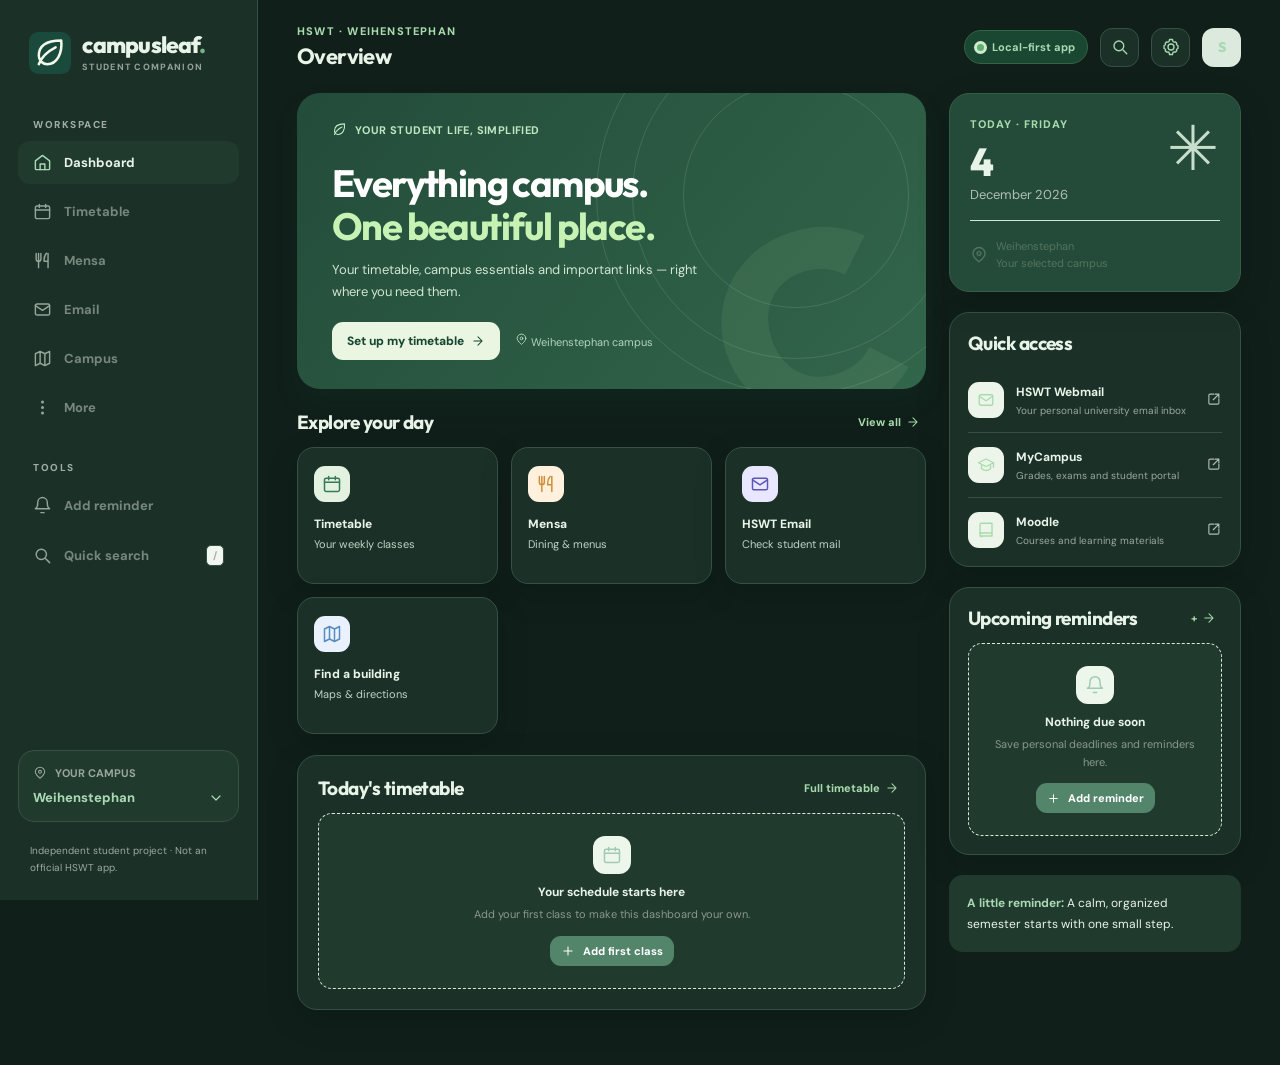
<file: index.html>
<!doctype html>
<html lang="en">
  <head>
    <meta charset="utf-8" />
    <meta name="viewport" content="width=device-width, initial-scale=1, viewport-fit=cover" />
    <meta name="theme-color" content="#123D33" />
    <meta name="description" content="An independent student-built companion for HSWT's Weihenstephan and Triesdorf campuses." />
    <meta name="apple-mobile-web-app-capable" content="yes" />
    <meta name="apple-mobile-web-app-status-bar-style" content="default" />
    <meta name="apple-mobile-web-app-title" content="CampusLeaf" />
    <link rel="manifest" href="./manifest.webmanifest" />
    <link rel="icon" href="./assets/favicon.svg" type="image/svg+xml" />
    <link rel="apple-touch-icon" href="./assets/icon-192.png" />
    <link rel="stylesheet" href="./styles.css" />
    <script>
      try {
        const saved = JSON.parse(localStorage.getItem('campusleaf.hswt.v1') || '{}');
        document.documentElement.dataset.firstTheme = saved.theme === 'light' ? 'light' : 'dark';
      } catch (_) { document.documentElement.dataset.firstTheme = 'dark'; }
    </script>
    <style>html[data-first-theme="dark"]{background:#101F1A}html[data-first-theme="dark"] body{background:#101F1A;color:#E9F4E9}</style>
    <title>CampusLeaf — Your HSWT student companion</title>
  </head>
  <body>
    <div id="app"></div>
    <script src="./data-services.js" defer></script>
    <script src="./app.js" defer></script>
  </body>
</html>
</file>
<file: styles.css>
@import url('https://fonts.googleapis.com/css2?family=DM+Sans:wght@400;500;600;700;800&family=Outfit:wght@400;500;600;700;800&display=swap');
:root{--bg:#F4F6F2;--surface:#FFF;--surface-2:#F7F9F6;--text:#1E2E29;--muted:#738078;--border:#E6EBE5;--green:#194A3B;--green-dark:#12382E;--mint:#DCF0DB;--lime:#BCE68C;--sage:#E7EFE5;--teal:#347C66;--amber:#F4B96C;--shadow:0 10px 35px rgba(19,51,35,.045);--r:20px;--font:'DM Sans',-apple-system,BlinkMacSystemFont,'Segoe UI',sans-serif}
*{box-sizing:border-box}html{height:100%;scroll-behavior:smooth}body{margin:0;min-height:100%;background:var(--bg);color:var(--text);font-family:var(--font);font-size:14px;-webkit-font-smoothing:antialiased}a{color:inherit;text-decoration:none}button,input,select,textarea{font:inherit}button{cursor:pointer}button:focus-visible,a:focus-visible,input:focus-visible,select:focus-visible,textarea:focus-visible{outline:3px solid #69BB8F;outline-offset:2px}button:disabled{cursor:not-allowed;opacity:.55}.app-shell{display:grid;grid-template-columns:258px minmax(0,1fr);min-height:100vh;max-width:1920px;margin:auto}.sidebar{background:#fff;border-right:1px solid var(--border);height:100vh;position:sticky;top:0;padding:32px 18px 24px;display:flex;flex-direction:column;gap:28px;z-index:20}.brand{display:flex;align-items:center;gap:11px;padding:0 11px}.brand-mark{background:var(--green);color:#EDFFDB;width:42px;height:42px;border-radius:13px;display:grid;place-items:center;flex-shrink:0}.brand-name{font-family:Outfit,var(--font);font-size:23px;font-weight:800;line-height:1;letter-spacing:-.9px}.brand-sub{margin-top:5px;color:#93A298;letter-spacing:1.3px;text-transform:uppercase;font-size:9px;font-weight:800}.aside-label{font-size:10px;color:#A0ACA4;text-transform:uppercase;font-weight:800;letter-spacing:1.5px;padding:0 15px;margin:16px 0 10px}.nav-list{display:grid;gap:6px}.nav-btn{display:flex;align-items:center;gap:12px;text-align:left;border:0;background:transparent;width:100%;border-radius:12px;padding:12px 15px;font-size:13px;font-weight:700;color:#78877D;transition:.2s}.nav-btn:hover{background:#F1F6F0;color:var(--green)}.nav-btn.active{color:var(--green);background:#E9F4E7}.nav-btn.active .nav-icon{color:var(--green)}.nav-btn .nav-icon{color:#94A69A;line-height:0}.sidebar-bottom{margin-top:auto;display:grid;gap:20px}.campus-switch{border:1px solid var(--border);border-radius:16px;padding:15px 14px;background:#FCFDFB}.campus-top{display:flex;align-items:center;gap:8px;color:#9AA79F;font-size:11px;font-weight:700;margin-bottom:9px}.campus-select{display:flex;align-items:center;justify-content:space-between;border:0;background:none;text-align:left;width:100%;font-size:13px;color:var(--green);font-weight:800;padding:0}.indie-note{font-size:10px;color:#9CA9A1;line-height:1.7;padding:0 12px}.content{min-width:0}.topbar{padding:24px 39px 17px;display:flex;align-items:center;justify-content:space-between;gap:16px}.top-title{display:flex;flex-direction:column;gap:4px}.top-title .eyebrow{font-size:11px;letter-spacing:1.2px;text-transform:uppercase;font-weight:800;color:var(--teal)}.top-title strong{font-family:Outfit,var(--font);font-size:22px;letter-spacing:-.6px}.top-actions{display:flex;align-items:center;gap:12px}.top-status{font-size:11px;font-weight:700;border:1px solid #DCEADE;background:#EBF5EB;color:#418257;padding:9px 12px;border-radius:20px;display:flex;align-items:center;gap:8px}.status-dot{width:7px;height:7px;background:#5FAF73;border-radius:50%;box-shadow:0 0 0 3px #CFEBCE}.icon-button{border:1px solid var(--border);background:var(--surface);color:var(--green);width:39px;height:39px;border-radius:12px;display:grid;place-items:center}.avatar{width:39px;height:39px;border-radius:12px;background:#DBEADD;color:var(--green);font-family:Outfit;display:grid;place-items:center;font-weight:800}.page{max-width:1550px;margin:0 auto;padding:6px 39px 55px}.page-title{font-family:Outfit,var(--font);font-size:30px;font-weight:700;letter-spacing:-1px;margin:0 0 5px}.page-sub{color:var(--muted);line-height:1.6;margin:0 0 24px;font-size:13px}.dashboard-grid{display:grid;grid-template-columns:minmax(0,1fr) 292px;gap:23px}.main-column{min-width:0;display:flex;flex-direction:column;gap:21px}.side-column{min-width:0;display:flex;flex-direction:column;gap:20px}.hero{position:relative;min-height:248px;overflow:hidden;border-radius:23px;background:linear-gradient(125deg,#173F33 0%,#235B43 65%,#3A7458 100%);color:#fff;padding:29px 35px;box-shadow:0 13px 24px rgba(24,68,49,.14)}.hero>*{position:relative;z-index:2}.hero-orbit{position:absolute!important;z-index:1!important;right:-70px;top:-98px;width:400px;height:400px;border-radius:50%;border:1px solid rgba(237,252,218,.12)}.hero-orbit:before,.hero-orbit:after{content:'';position:absolute;inset:35px;border-radius:50%;border:1px solid rgba(237,252,218,.12)}.hero-orbit:after{inset:86px}.hero-leaf{position:absolute!important;z-index:1!important;right:32px;bottom:-65px;font-family:Outfit;font-size:260px;font-weight:800;line-height:1;color:rgba(205,246,177,.07);transform:rotate(-18deg)}.hero-top{display:flex;align-items:center;gap:8px;color:#C1E7C2;font-size:11px;font-weight:700;letter-spacing:.4px}.hero h1{font-family:Outfit,var(--font);font-size:38px;max-width:490px;line-height:1.12;letter-spacing:-1.6px;margin:25px 0 12px}.hero p{color:#D0E5D2;font-size:13px;max-width:390px;line-height:1.65;margin:0}.hero-footer{margin-top:20px;display:flex;align-items:center;gap:15px;flex-wrap:wrap}.white-button{border:0;border-radius:11px;background:#EAF6E1;padding:11px 15px;font-size:12px;font-weight:800;color:var(--green);display:inline-flex;align-items:center;gap:7px}.hero-meta{color:#B2D4BD;font-size:11px}.section-heading{display:flex;align-items:center;justify-content:space-between;gap:12px;margin-bottom:13px}.section-heading h2,.panel-heading{font-family:Outfit,var(--font);font-size:19px;font-weight:700;letter-spacing:-.55px;margin:0}.section-heading .small-link{color:var(--teal);font-size:11px;font-weight:800;border:0;background:none;display:flex;align-items:center;gap:5px}.quick-grid{display:grid;grid-template-columns:repeat(3,minmax(0,1fr));gap:13px}.quick-tile{border:1px solid var(--border);border-radius:17px;background:#fff;padding:18px 16px;text-align:left;min-height:137px;display:flex;flex-direction:column;align-items:start;box-shadow:var(--shadow);transition:transform .18s,border-color .18s}.quick-tile:hover{transform:translateY(-3px);border-color:#BBD5C0}.tile-icon{width:36px;height:36px;border-radius:11px;display:grid;place-items:center;margin-bottom:14px}.tile-icon.green{background:#E2F1E0;color:#377B56}.tile-icon.orange{background:#FFF1DE;color:#CE8E37}.tile-icon.blue{background:#E8F1FC;color:#588CC0}.tile-title{font-weight:800;font-size:12px;margin-bottom:4px}.tile-sub{font-size:11px;color:#98A49C;line-height:1.5}.card{border:1px solid var(--border);border-radius:var(--r);background:var(--surface);padding:20px;box-shadow:var(--shadow)}.card.slim{padding:18px}.agenda-list{display:grid;gap:10px;margin-top:16px}.agenda-item{display:flex;gap:13px;align-items:center;border-radius:12px;padding:12px 13px;background:var(--surface-2)}.time-box{font-size:11px;color:var(--teal);font-weight:800;min-width:48px}.agenda-line{height:30px;width:3px;border-radius:2px;background:#8DBD9E}.agenda-text{min-width:0;flex:1}.agenda-title{font-size:12px;font-weight:800;white-space:nowrap;overflow:hidden;text-overflow:ellipsis}.agenda-detail{font-size:10px;color:#9AA69D;margin-top:4px}.empty{padding:22px;text-align:center;border:1px dashed #DBE8DB;border-radius:14px;background:#FCFDFB}.empty-icon{color:#A1CBB1;margin:0 auto 10px;width:38px;height:38px;display:grid;place-items:center;background:#EDF6EB;border-radius:12px}.empty strong{display:block;font-size:12px;margin-bottom:6px}.empty p{color:#89988B;font-size:11px;line-height:1.6;margin:0 auto 12px;max-width:300px}.btn{display:inline-flex;align-items:center;justify-content:center;gap:8px;border-radius:11px;border:0;padding:10px 15px;background:var(--green);font-size:12px;font-weight:800;color:white}.btn:hover{filter:brightness(1.08)}.btn.secondary{background:#E8F3E7;color:var(--green)}.btn.outline{background:transparent;border:1px solid var(--border);color:var(--text)}.btn.danger{background:#FFF0ED;color:#B54435}.btn.small{font-size:11px;padding:8px 11px}.eyebrow-card{font-size:11px;font-weight:800;letter-spacing:1px;color:var(--teal);text-transform:uppercase}.date-number{font-family:Outfit;font-size:39px;font-weight:800;letter-spacing:-1.5px;line-height:1;margin:10px 0 5px}.date-month{font-size:13px;color:var(--muted)}.date-card{background:#E9F2E8;border-color:#D6E8D7;position:relative;overflow:hidden}.date-card::after{content:'✳';position:absolute;top:14px;right:21px;color:#C7DECB;font-size:62px}.date-divider{height:1px;background:#D4E5D5;margin:17px 0}.date-foot{display:flex;gap:8px;align-items:center;color:#527560;font-size:11px;line-height:1.5}.small-panel-row{display:flex;align-items:center;gap:12px;padding:14px 0;border-bottom:1px solid var(--border)}.small-panel-row:last-child{border-bottom:none;padding-bottom:0}.small-panel-icon{width:36px;height:36px;display:grid;place-items:center;border-radius:11px;background:#EDF5EA;color:var(--teal)}.small-panel-text{flex:1;min-width:0}.small-panel-text strong{font-size:12px;display:block}.small-panel-text small{display:block;color:#9AA79E;font-size:10px;margin-top:4px}.external{color:#B0BDB2}.quote{background:#F7F9F3;border-radius:14px;padding:18px;font-size:12px;color:#6A806D;line-height:1.7}.quote strong{color:var(--green)}.footer-meta{color:#A0ADA3;font-size:11px;line-height:1.7;text-align:center;margin-top:auto}.chip{border-radius:20px;padding:5px 9px;background:#ECF5E9;color:#397A56;font-size:10px;font-weight:800;display:inline-flex;gap:5px;align-items:center}.chip.gold{background:#FFF4E4;color:#B47A37}.chip.gray{background:#F2F5F1;color:#708578}.list-grid{display:grid;gap:12px}.day-tabs{display:flex;gap:7px;overflow-x:auto;scrollbar-width:none;margin-bottom:22px}.day-tabs::-webkit-scrollbar{display:none}.day-tab{background:#fff;border:1px solid var(--border);border-radius:13px;min-width:79px;padding:12px 16px;display:flex;flex-direction:column;align-items:center;gap:5px;color:#84958A}.day-tab.active{background:var(--green);border-color:var(--green);color:#fff}.day-tab strong{font-size:13px}.day-tab small{font-size:10px;font-weight:700}.class-card,.reminder-card{background:#fff;border:1px solid var(--border);border-radius:16px;padding:19px;display:flex;align-items:center;gap:15px;min-width:0}.class-time{min-width:84px;font-family:Outfit;font-weight:800;color:var(--green);font-size:17px}.class-time span{display:block;font-size:11px;color:#9CAAA0;font-family:var(--font);margin-top:5px;font-weight:600}.class-stripe{width:4px;align-self:stretch;min-height:50px;background:#80B899;border-radius:5px}.class-content{flex:1;min-width:0}.class-content strong{display:block;font-size:15px;margin-bottom:6px}.class-content small{font-size:11px;color:#93A097}.class-content .subrow{display:flex;gap:13px;flex-wrap:wrap}.delete-btn{border:0;border-radius:10px;background:#FDF0ED;color:#B96D64;padding:10px;display:grid;place-items:center}.toolbar{display:flex;align-items:center;justify-content:space-between;margin-bottom:20px;gap:14px;flex-wrap:wrap}.pill-tabs{display:inline-flex;background:#E9EEE7;padding:4px;border-radius:13px;gap:3px}.pill-tabs button{border:0;border-radius:10px;background:transparent;padding:9px 13px;color:#829185;font-weight:800;font-size:11px}.pill-tabs button.active{background:white;color:var(--green);box-shadow:0 1px 6px rgba(0,0,0,.04)}.info-banner{display:flex;align-items:flex-start;gap:12px;background:#EEF4EB;border:1px solid #E0EBDD;padding:15px 17px;border-radius:14px;font-size:12px;color:#5D7862;line-height:1.7;margin-bottom:22px}.info-banner strong{color:var(--green)}.spotlight{border-radius:22px;padding:25px;min-height:195px;background:linear-gradient(115deg,#204D3C,#458360);color:#fff;position:relative;overflow:hidden}.spotlight::after{content:'◌';font-family:Outfit;position:absolute;right:-4px;bottom:-77px;color:#AEE2A4;opacity:.17;font-size:260px}.spotlight>*{position:relative;z-index:1}.spotlight small{font-size:11px;text-transform:uppercase;font-weight:800;letter-spacing:1px;color:#C1E8C3}.spotlight h2{font-family:Outfit;font-size:27px;letter-spacing:-.8px;margin:17px 0 8px}.spotlight p{font-size:12px;color:#D4E8D7;max-width:480px;line-height:1.7}.food-layout{display:grid;grid-template-columns:1.1fr 1fr;gap:19px}.resource-row{display:flex;align-items:center;gap:14px;padding:15px;border:1px solid var(--border);border-radius:14px;background:#fff;margin-bottom:10px;transition:border-color .2s}.resource-row:hover{border-color:#95C5A6}.resource-icon{width:44px;height:44px;border-radius:13px;background:#EDF4EC;color:#458467;display:grid;place-items:center;flex-shrink:0}.resource-content{min-width:0;flex:1}.resource-content strong{font-size:13px;display:block;margin-bottom:4px}.resource-content small{font-size:11px;color:#92A096;line-height:1.5}.campus-grid{display:grid;grid-template-columns:1fr 1fr;gap:20px}.map-graphic{height:155px;border-radius:15px;margin-bottom:18px;display:grid;place-items:center;position:relative;background:radial-gradient(circle at 76% 22%,#CCE8CB 0 10%,transparent 11%),linear-gradient(140deg,#E9F4E5,#DCE9DA);overflow:hidden}.map-graphic:before{content:'';position:absolute;width:260px;height:25px;background:#F7FCF6;transform:rotate(-30deg);box-shadow:0 50px 0 #F7FCF6,0 -48px 0 #F7FCF6}.map-graphic:after{content:'';width:160px;height:160px;border:2px dashed #93C79B;position:absolute;transform:rotate(-30deg);border-radius:50%}.map-pin{position:relative;z-index:1;background:#2C7053;color:white;width:47px;height:47px;display:grid;place-items:center;border:5px solid #D5E9D6;border-radius:50%;box-shadow:0 4px 12px rgba(44,112,83,.12)}.campus-box{border:1px solid var(--border);background:#fff;border-radius:19px;padding:20px}.campus-box.selected{border-color:#85B995;box-shadow:0 0 0 2px #E0F0DE}.campus-box h3{font-family:Outfit;font-size:22px;margin:5px 0}.campus-box p{color:#8B9A90;font-size:12px;line-height:1.7}.campus-box .campus-tag{font-size:10px;color:#3F8060;font-weight:800;text-transform:uppercase;letter-spacing:1px}.building-list{display:flex;gap:7px;flex-wrap:wrap;margin:13px 0 20px}.building{background:#F1F5F0;border:1px solid #E6EBE4;padding:7px 10px;border-radius:8px;font-size:10px;font-weight:700;color:#66816C}.settings-grid{display:grid;grid-template-columns:1fr 1fr;gap:20px}.setting-row{display:flex;align-items:center;justify-content:space-between;gap:20px;padding:18px 0;border-bottom:1px solid var(--border)}.setting-row:last-child{border:0}.setting-row strong{display:block;font-size:13px;margin-bottom:5px}.setting-row small{font-size:11px;color:#95A197;line-height:1.6}.setting-options{display:flex;gap:6px}.setting-options button{padding:9px 11px;border:1px solid var(--border);border-radius:10px;background:#fff;color:#889A8D;font-weight:800;font-size:11px}.setting-options button.active{background:var(--green);border-color:var(--green);color:#fff}.modal-backdrop{position:fixed;inset:0;background:rgba(10,32,21,.47);backdrop-filter:blur(4px);z-index:100;display:grid;place-items:center;padding:18px}.modal{width:min(100%,510px);max-height:94vh;overflow-y:auto;background:#fff;border-radius:22px;padding:24px;box-shadow:0 25px 80px rgba(0,0,0,.19)}.modal-head{display:flex;justify-content:space-between;align-items:flex-start;gap:10px;margin-bottom:18px}.modal-title{font-family:Outfit;font-size:24px;font-weight:800;letter-spacing:-.6px}.modal-sub{font-size:11px;color:#8C9A90;margin-top:5px}.form-grid{display:grid;grid-template-columns:1fr 1fr;gap:14px}.field{display:flex;flex-direction:column;gap:7px}.field.full{grid-column:1/-1}.field label{font-size:11px;color:#708276;font-weight:800}.field input,.field select,.field textarea{width:100%;padding:12px;border-radius:10px;background:#F9FBF8;border:1px solid #DFE8DE;color:var(--text);outline:none;min-width:0}.field input:focus,.field select:focus,.field textarea:focus{border-color:#7AAF8E}.form-actions{margin-top:22px;display:flex;justify-content:flex-end;gap:8px}.toast{position:fixed;bottom:26px;left:50%;transform:translateX(-50%);background:#1A4537;color:white;padding:12px 17px;border-radius:12px;box-shadow:0 12px 22px #193E3320;z-index:120;max-width:calc(100% - 30px);font-size:12px;font-weight:700}.mobile-top{display:none}.mobile-tabs{display:none}.desktop-only{display:initial}.mobile-only{display:none}.search-input{width:100%;border:1px solid var(--border);background:white;border-radius:12px;padding:12px 15px;font-size:13px;min-width:0}.search-input::placeholder{color:#A0ABA3}.kbd{display:inline-block;font-size:10px;font-weight:800;background:#F2F6F1;border:1px solid var(--border);padding:3px 6px;border-radius:5px;color:#A4B3A6;margin-left:auto}.search-head{display:flex;align-items:center;gap:10px;margin-bottom:16px}.suggestion-heading{font-size:10px;text-transform:uppercase;letter-spacing:1px;color:#A1AFA3;font-weight:800;margin:20px 0 9px}.privacy-row{margin-top:20px;border-top:1px solid var(--border);padding-top:16px;color:#97A69B;font-size:11px;line-height:1.7}body.dark{--bg:#101F1A;--surface:#1B3128;--surface-2:#20382E;--text:#E9F4E9;--muted:#B0C1B3;--border:#365046;--green:#A8D9B3;--green-dark:#A7DBAF;--mint:#224834;--sage:#264436;--teal:#A8DBAC;--shadow:0 10px 34px rgba(0,0,0,.13)}body.dark .sidebar,body.dark .card,body.dark .quick-tile,body.dark .class-card,body.dark .resource-row,body.dark .reminder-card,body.dark .campus-box,body.dark .icon-button,body.dark .modal,body.dark .search-input{background:var(--surface)}body.dark .nav-btn.active,body.dark .campus-switch,body.dark .empty,body.dark .quote,body.dark .day-tab,body.dark .field input,body.dark .field select,body.dark .field textarea,body.dark .setting-options button{background:#213A2E;color:var(--text)}body.dark .hero,body.dark .spotlight{background:linear-gradient(130deg,#234C3A,#32664B)}body.dark .btn:not(.outline):not(.secondary):not(.danger),body.dark .day-tab.active,body.dark .setting-options button.active{background:#53856B;color:#fff}body.dark .date-card{background:#244A39;border-color:#365D44}body.dark .top-status{background:#1A4731;border-color:#346445;color:#AAD8B5}body.dark .modal-backdrop{background:#07140BCC}
@media(max-width:1150px){.dashboard-grid{grid-template-columns:minmax(0,1fr) 245px}.hero h1{font-size:33px}.page{padding-left:26px;padding-right:26px}.topbar{padding-left:26px;padding-right:26px}.sidebar{width:220px;padding:27px 12px}.app-shell{grid-template-columns:220px minmax(0,1fr)}.quick-grid{gap:10px}.quick-tile{padding:15px 13px}}
@media(max-width:950px){.dashboard-grid{grid-template-columns:1fr}.side-column{display:grid;grid-template-columns:1fr 1fr;gap:16px}.aside-quote{display:none}.food-layout{grid-template-columns:1fr}}
@media(max-width:760px){.app-shell{display:block;padding-bottom:78px}.sidebar,.topbar{display:none}.mobile-top{display:flex;align-items:center;justify-content:space-between;padding:18px 20px 11px}.mobile-top .brand-name{font-size:21px}.mobile-top .brand-mark{width:36px;height:36px;border-radius:11px}.mobile-top .brand{padding:0;gap:9px}.mobile-tabs{display:flex;position:fixed;bottom:0;left:0;right:0;background:#fff;border-top:1px solid #E2EBE3;z-index:30;justify-content:space-around;padding:8px 8px calc(8px + env(safe-area-inset-bottom));box-shadow:0 -6px 22px #15332308}.mobile-tab{border:0;background:none;color:#98A99B;flex:1;max-width:110px;display:flex;align-items:center;flex-direction:column;gap:4px;padding:7px 0;font-size:10px;font-weight:800}.mobile-tab.active{color:#2D7352}.mobile-tab.active .mobile-tab-icon{background:#E5F2E3;border-radius:10px}.mobile-tab-icon{width:36px;height:30px;display:grid;place-items:center}.page{padding:8px 18px 34px}.page-title{font-size:26px}.hero{min-height:245px;padding:25px}.hero h1{font-size:35px;margin-top:22px}.quick-grid{grid-template-columns:repeat(3,minmax(0,1fr))}.side-column{grid-template-columns:1fr 1fr}.campus-grid,.settings-grid{grid-template-columns:1fr}.desktop-only{display:none}.mobile-only{display:initial}.toast{bottom:96px}body.dark .mobile-tabs{background:#193428;border-color:#355443}body.dark .mobile-tab.active{color:#A0D7AC}}
@media(max-width:485px){.hero h1{font-size:31px;max-width:290px}.hero{padding:22px;min-height:240px}.hero-meta{display:none}.hero p{font-size:12px}.quick-grid{gap:9px}.quick-tile{min-height:125px;padding:13px 10px}.tile-icon{width:34px;height:34px;margin-bottom:12px}.tile-title{font-size:11px}.tile-sub{font-size:10px}.side-column{grid-template-columns:1fr}.date-card{display:flex;align-items:center;justify-content:space-between}.date-divider{display:none}.date-number{margin:5px 0}.date-foot{max-width:150px}.class-card{gap:10px;padding:14px}.class-time{min-width:65px;font-size:14px}.class-content strong{font-size:13px}.day-tab{min-width:66px;padding:11px 9px}.form-grid{gap:12px}.food-layout{gap:12px}.spotlight h2{font-size:24px}}

@media(max-width:485px){.date-card{display:block}.date-foot{max-width:none;margin-top:14px}}

/* CampusLeaf 2.0 — live campus dining and personal calendar */
.toolbar-actions{display:flex;gap:9px;flex-wrap:wrap}.sync-panel{display:flex;align-items:center;justify-content:space-between;gap:20px;padding:23px 25px;border-radius:20px;background:linear-gradient(135deg,#edf5e9,#f8fbf2);border:1px solid #dce9d6;margin-bottom:20px}.sync-panel>div{min-width:0}.sync-panel p{font-size:12px;line-height:1.6;color:#7b917e;margin:7px 0 0;max-width:670px}.small-uppercase{text-transform:uppercase;letter-spacing:1.2px;font-size:10px;font-weight:800;color:#74947c}.sync-title{font-size:18px;display:flex;align-items:center;gap:8px;font-weight:800;margin-top:7px;color:#285f43}.week-switcher{display:flex;align-items:center;justify-content:center;gap:14px;margin-bottom:17px}.week-switcher strong{font-size:14px;min-width:190px;text-align:center;color:var(--text)}.week-switcher .icon-button{width:35px;height:35px;flex-shrink:0}.schedule-card{padding:23px}.source-tag{font-size:10px;border-radius:8px;padding:5px 7px;background:#e7effd;color:#537db7;font-weight:800;align-self:center}.venue-strip{display:flex;gap:10px;overflow-x:auto;padding:3px 1px 18px;scrollbar-width:thin;scroll-snap-type:x proximity}.venue-chip{display:flex;align-items:center;gap:11px;padding:13px 14px;flex:0 0 209px;min-height:80px;text-align:left;border-radius:17px;border:1px solid var(--border);background:var(--surface);color:var(--text);cursor:pointer;scroll-snap-align:start;box-shadow:0 2px 7px #173e2810;transition:box-shadow .2s,border-color .2s,transform .2s}.venue-chip:hover{transform:translateY(-2px);border-color:#8cb99c;box-shadow:0 5px 13px #173e281a}.venue-chip.selected{background:#eaf5e7;border-color:#70ae88;box-shadow:0 0 0 1px #80b999}.venue-icon{display:grid;place-items:center;background:#dcefe0;color:#2d7752;border-radius:12px;width:36px;height:36px;flex-shrink:0}.venue-chip strong,.venue-chip small{display:block}.venue-chip strong{font-size:12px;line-height:1.36}.venue-chip small{font-size:10px;color:#87998a;margin-top:4px}.fav-mark{color:#e3a53f;align-self:flex-start}.food-stage{display:grid;grid-template-columns:minmax(0,1.55fr) minmax(230px,.85fr);gap:18px}.live-menu-card{overflow:hidden;padding:0}.menu-head{padding:25px 24px 20px;display:flex;align-items:flex-start;justify-content:space-between;border-bottom:1px solid var(--border);gap:14px}.menu-head h2{font-family:Outfit,system-ui,sans-serif;font-size:25px;line-height:1.17;margin:7px 0 8px;letter-spacing:-.6px}.menu-head p{display:flex;align-items:flex-start;gap:5px;color:#84998b;font-size:11px;line-height:1.5;margin:0}.favorite-btn{width:40px;height:40px;display:grid;place-items:center;border-radius:13px;border:1px solid #e5e9d4;background:#f8faec;color:#bc9343;font-size:26px;cursor:pointer}.menu-date-picker{display:flex;justify-content:space-between;align-items:center;gap:8px;margin:18px 22px 10px;background:#f4f7f1;padding:7px;border-radius:15px}.menu-date-picker>div{text-align:center}.menu-date-picker strong{display:block;font-size:13px}.menu-date-picker small{display:block;color:#98a79c;font-size:10px;margin-top:2px}.menu-filter{display:flex;gap:8px;padding:4px 22px 16px;flex-wrap:wrap}.filter-chip{border:1px solid #e3ebdf;background:#fff;color:#6b856f;border-radius:999px;padding:7px 11px;font-size:11px;font-weight:750;cursor:pointer}.filter-chip.active{background:#2f7653;border-color:#2f7653;color:#fff}.meal-stack{padding:1px 21px 11px}.meal-item{display:flex;align-items:flex-start;gap:11px;padding:17px 2px;border-top:1px solid var(--border)}.meal-icon{display:grid;place-items:center;flex:0 0 33px;height:33px;border-radius:10px;background:#eff4e7;color:#608a59}.meal-body{flex:1;min-width:0}.meal-body small{font-size:10px;text-transform:uppercase;color:#8b9c87;letter-spacing:.5px;display:block;margin-bottom:5px}.meal-body strong{font-size:13px;line-height:1.5;display:block}.meal-labels{display:flex;gap:5px;flex-wrap:wrap;margin-top:9px}.meal-labels span{padding:4px 6px;background:#f2f5f0;color:#829280;border-radius:5px;font-size:9px;max-width:100%}.meal-price{font-size:12px;font-weight:850;color:#357554;text-align:right;flex:0 0 auto;max-width:95px}.menu-footer{border-top:1px solid var(--border);padding:15px 23px;display:flex;align-items:center;justify-content:space-between;gap:12px;font-size:11px}.feed-status{display:inline-flex;align-items:center;gap:7px;color:#90a193;font-weight:750}.feed-status i{width:8px;height:8px;border-radius:50%;background:#a5aba1}.feed-status.good i{background:#42b979}.food-info{display:flex;flex-direction:column;gap:17px;min-width:0}.food-info .spotlight{min-height:220px}.food-info .spotlight:after{font-size:235px}.venue-details h2{font-family:Outfit;font-size:20px;margin:0 0 16px}.detail-line{display:flex;align-items:flex-start;gap:10px;color:#687d70;font-size:12px;line-height:1.5;margin:12px 0}.detail-line svg{flex-shrink:0;color:#5a9978}.venue-details .btn{margin:12px 0 0;width:100%;justify-content:center}.loading-list{padding:25px;display:grid;gap:15px}.loading-list span{height:56px;border-radius:12px;background:linear-gradient(90deg,#f3f6f1,#e5eee4,#f3f6f1);background-size:200% 100%;animation:skel 2s infinite}.loading-list span:nth-child(2){width:90%}.loading-list span:nth-child(3){width:75%}@keyframes skel{to{background-position:-200% 0}}.calendar-dialog{display:grid;gap:14px}.calendar-option{display:flex;gap:14px;padding:18px;border:1px solid var(--border);border-radius:16px;background:#fbfcfa}.option-number{border-radius:10px;display:grid;place-items:center;background:#dfefe0;color:#397955;font-weight:850;font-size:11px;flex:0 0 37px;height:37px}.calendar-option>div:last-child{flex:1;min-width:0}.calendar-option strong{font-size:14px;line-height:1.5}.calendar-option p{font-size:11px;line-height:1.7;color:#859788;margin:7px 0 13px}.calendar-option input[type=url]{width:100%;background:#fff;border:1px solid #dce7da;border-radius:10px;padding:11px;font-size:12px;min-width:0;margin:2px 0 10px}.calendar-option .checkline{display:flex;gap:8px;font-size:11px;line-height:1.6;color:#809184;align-items:flex-start;margin:3px 0 11px}.calendar-option .checkline input{margin-top:3px;flex-shrink:0}.calendar-stats{font-size:11px;background:#f3f7f0;border-radius:12px;padding:12px;display:flex;align-items:center;justify-content:space-between;gap:12px}.calendar-dialog .info-banner{margin:0}.file-pick{display:inline-flex;cursor:pointer;font-weight:700}.modal{max-height:85vh}.sync-panel .btn{white-space:nowrap}.venue-details .btn{display:flex}.food-info .spotlight h2{font-size:25px}
body.dark .sync-panel{background:linear-gradient(120deg,#203d2d,#254834);border-color:#47634d}body.dark .sync-title,body.dark .meal-price{color:#a2dbb0}body.dark .venue-chip,body.dark .live-menu-card,body.dark .calendar-option,body.dark .filter-chip,body.dark .menu-date-picker{background:#1d3328;color:#e7f3e8}body.dark .venue-chip.selected{background:#2f5940;border-color:#80b08b}body.dark .meal-icon,body.dark .venue-icon{background:#355642;color:#b0dfb8}body.dark .meal-labels span{background:#314638;color:#b2cbb8}body.dark .calendar-option input[type=url]{background:#20372c;color:white}body.dark .menu-date-picker{background:#233d30}body.dark .filter-chip.active{background:#53856b}body.dark .calendar-stats{background:#233d30}body.dark .favorite-btn{background:#34452b;border-color:#52613a}
@media(max-width:1050px){.food-stage{grid-template-columns:1fr}.food-info{display:grid;grid-template-columns:1fr 1fr;align-items:stretch}.food-info .spotlight{min-height:210px}}
@media(max-width:760px){.venue-strip{margin:0 -18px;padding:2px 18px 14px}.food-stage{gap:15px}.food-info{grid-template-columns:1fr}.food-info .spotlight{min-height:160px}.food-info .spotlight h2{margin-top:10px}.food-info .spotlight p{margin-bottom:0}.toolbar-actions{width:100%;display:grid;grid-template-columns:1fr 1fr}.toolbar-actions .btn{justify-content:center;padding:11px 7px;font-size:11px}.sync-panel{padding:17px 16px;align-items:flex-start;flex-wrap:wrap}.sync-panel .btn{width:100%;justify-content:center}.menu-head{padding:20px 17px 17px}.menu-head h2{font-size:22px}.meal-stack{padding:0 15px 10px}.meal-item{gap:8px}.meal-price{max-width:80px}.menu-date-picker{margin:15px 15px 9px}.menu-filter{padding:3px 15px 15px}.menu-footer{padding:14px 15px}.calendar-option{padding:14px;gap:10px}.calendar-option .option-number{flex-basis:31px;width:31px;height:31px}.modal{padding:20px}.venue-chip{flex-basis:188px;min-height:74px}.week-switcher{gap:9px}.week-switcher strong{min-width:154px;font-size:12px}.sync-title{font-size:16px}}

/* CampusLeaf 3.0 — direct in-app menu calendar */
.menu-jump { display:flex; align-items:center; justify-content:flex-end; gap:10px; padding:7px 0 16px; color:var(--muted,#6c7d71); font-size:13px; }
.menu-jump input { max-width:175px; width:100%; font:inherit; color:inherit; color:var(--text,#1d3028); background:var(--surface,#fff); border:1px solid var(--border,#d7e0d9); border-radius:11px; padding:9px 12px; }
.menu-date-picker small button.small-link { font-size:12px; display:inline; padding:0; border:0; background:transparent; cursor:pointer; color:#147e53; font-weight:700; }
.source-meta { color:var(--muted,#6c7d71); font-size:11px; }
@media(max-width:520px){.menu-jump{justify-content:space-between}.menu-footer{gap:9px;flex-wrap:wrap}.source-meta{flex:1 0 100%}}

/* CampusLeaf 4.0 — secure HSWT email access (external university-hosted mailbox) */
.mail-page{display:flex;flex-direction:column;gap:20px;min-width:0}.mail-page .toolbar{margin-bottom:2px}.mail-secure-badge{display:flex;align-items:center;gap:8px;border:1px solid #d8e9df;border-radius:99px;padding:9px 13px;font-size:11px;font-weight:800;color:#347353;background:#edf8ef;white-space:nowrap}.mail-layout{display:grid;grid-template-columns:minmax(0,1.55fr) minmax(245px,1fr);gap:19px;align-items:stretch}.mail-primary{padding:32px 30px;display:flex;flex-direction:column;align-items:flex-start;background:linear-gradient(132deg,#f5fbf4,#fff 60%);min-height:420px}.mail-hero-mark{background:#d9f0d7;color:#276947;width:74px;height:74px;border-radius:22px;display:grid;place-items:center;margin-bottom:22px}.mail-overline{font-size:10px;letter-spacing:1.2px;font-weight:850;color:#488265}.mail-primary h2{font-family:Outfit,system-ui,sans-serif;letter-spacing:-.8px;font-size:29px;line-height:1.2;max-width:500px;margin:12px 0}.mail-primary p{color:var(--muted);font-size:13px;line-height:1.8;max-width:500px;margin:0 0 24px}.mail-open-btn{display:flex;align-items:center;gap:10px;border-radius:13px;background:#1e6045;color:#fff;text-decoration:none;font-size:14px;font-weight:800;padding:15px 19px;box-shadow:0 10px 25px #1e604525;transition:transform .2s,background .2s}.mail-open-btn:hover{transform:translateY(-2px);background:#154c35}.mail-open-btn svg:last-child{margin-left:4px}.mail-provider{margin-top:17px;color:#718c7b;display:flex;align-items:center;flex-wrap:wrap;gap:7px;font-size:11px}.mail-official{border-radius:7px;background:#e9f4e8;color:#457653;font-size:10px;font-weight:750;padding:5px 8px}.mail-side{display:flex;flex-direction:column;gap:18px}.mail-info-card{padding:22px 23px;flex:1}.mail-info-card h3{display:flex;align-items:center;gap:9px;margin:0 0 15px;font-family:Outfit,system-ui,sans-serif;font-size:17px}.mail-info-card h3 svg{color:#3c8b5f;flex-shrink:0}.mail-info-card p,.mail-info-card li{font-size:12px;line-height:1.85;color:var(--muted)}.mail-info-card ol{padding-left:22px;display:grid;gap:9px;margin:0}.mail-info-card p{margin:0}.mail-bottom{display:flex;align-items:center;justify-content:space-between;gap:20px;padding:22px 24px;border-radius:18px;background:#edf6ec;border:1px solid #d6e9d7}.mail-bottom h3{font-family:Outfit,system-ui,sans-serif;font-size:17px;margin:0 0 6px}.mail-bottom p{color:#617c69;font-size:12px;line-height:1.7;margin:0;max-width:550px}.mail-bottom .btn{flex-shrink:0}.mail-boundary{margin-top:0!important}.mail-tile{background:#e8e7ff;color:#5b57b5}body.dark .mail-primary{background:linear-gradient(132deg,#203a2c,#1b3128)}body.dark .mail-hero-mark,body.dark .mail-official{background:#2d5940;color:#bee6c1}body.dark .mail-secure-badge{background:#2b4837;color:#bedfc4;border-color:#456750}body.dark .mail-bottom{background:#203c2c;border-color:#365d46}body.dark .mail-bottom p{color:#afc9b8}body.dark .mail-open-btn{background:#458964}
@media(max-width:1080px){.mail-layout{grid-template-columns:1fr}.mail-side{display:grid;grid-template-columns:1fr 1fr}.mail-primary{min-height:0}}
@media(max-width:760px){.mail-primary{padding:23px 19px}.mail-primary h2{font-size:25px}.mail-side{grid-template-columns:1fr}.mail-bottom{flex-direction:column;align-items:stretch}.mail-bottom .btn{justify-content:center}.mail-page .toolbar{gap:10px;flex-wrap:wrap}.mobile-tabs{padding-left:4px;padding-right:4px}.mobile-tab{min-width:0;font-size:9px}.mobile-tab-icon{width:31px;height:30px}.quick-grid{grid-template-columns:repeat(2,minmax(0,1fr))}}
@media(max-width:360px){.mobile-tab{font-size:8px}.mobile-tab-icon{width:29px;height:28px}.mobile-tab-icon svg{width:18px;height:18px}.mail-open-btn{padding:14px 12px;font-size:12px}}

/* Email quick-open preference: only a local boolean, not an authentication setting. */
.mail-quick-panel{align-self:stretch;margin-top:22px;padding:16px 17px;display:flex;align-items:center;justify-content:space-between;gap:16px;background:#edf7ee;border:1px solid #d5e9d7;border-radius:15px}
.mail-quick-label{display:flex;flex-direction:column;gap:5px;min-width:0}
.mail-quick-label strong{font-size:13px;color:#194b35}
.mail-quick-label span{font-size:11px;line-height:1.6;color:#4f7560}
.mail-toggle{display:block;position:relative;width:52px;min-width:52px;height:30px;border:1px solid #b7cbbb;background:#b6cabd;border-radius:99px;cursor:pointer;transition:background .2s}
.mail-toggle span{position:absolute;left:3px;top:3px;width:22px;height:22px;background:white;border-radius:50%;box-shadow:0 2px 5px #0002;transition:transform .2s}
.mail-toggle.enabled{background:#1e6045;border-color:#1e6045}
.mail-toggle.enabled span{transform:translateX(21px)}
.mail-toggle:focus-visible{outline:3px solid #669e74;outline-offset:3px}
.mail-quick-note{display:flex;gap:7px;align-items:flex-start;color:#53735e;font-size:10.5px;line-height:1.6;padding:10px 2px 0}
.mail-quick-note svg{flex-shrink:0}
body.dark .mail-quick-panel{background:#253f31;border-color:#37614c}
body.dark .mail-quick-label strong{color:#d0f1d5}
body.dark .mail-quick-label span,body.dark .mail-quick-note{color:#abcdb3}


/* CampusLeaf mobile display fix (2026-10):
   - The browser/PWA uses CSS safe-area insets.
   - The native Android wrapper applies system bar / cutout insets to the WebView
     and marks its document .campusleaf-native to avoid duplicate padding.
   Desktop layouts and tablet side navigation are unchanged. */
@media screen and (max-width: 760px) {
  :root { --campusleaf-mobile-gutter: clamp(14px, 4vw, 20px); }
  html { scroll-padding-top: 12px; }
  .app-shell {
    min-height: 100vh;
    min-height: 100dvh;
    padding-bottom: calc(77px + env(safe-area-inset-bottom, 0px));
  }
  .mobile-top {
    min-width: 0;
    gap: 8px;
    min-height: 65px;
    padding-top: max(16px, calc(10px + env(safe-area-inset-top, 0px)));
    padding-right: var(--campusleaf-mobile-gutter);
    padding-bottom: 11px;
    padding-left: var(--campusleaf-mobile-gutter);
  }
  .mobile-top .brand { min-width: 0; flex: 1 1 auto; }
  .mobile-top .brand-name { font-size: clamp(18px, 5vw, 21px); }
  .mobile-top .brand-sub { font-size: clamp(8px, 2vw, 9px); }
  .mobile-top .top-actions { gap: 7px; flex: 0 0 auto; }
  .mobile-top .icon-button { width: 38px; height: 38px; }
  .page {
    padding-left: var(--campusleaf-mobile-gutter);
    padding-right: var(--campusleaf-mobile-gutter);
    padding-bottom: 26px;
    min-width: 0;
  }
  .hero { min-height: 0; padding: clamp(19px, 5vw, 25px); border-radius: 20px; }
  .hero h1 {
    font-size: clamp(27px, 7.8vw, 35px);
    line-height: 1.12;
    overflow-wrap: break-word;
    margin-top: 19px;
  }
  .hero p { font-size: clamp(11px, 3.1vw, 13px); line-height: 1.6; }
  .hero-footer { margin-top: 15px; }
  .quick-grid, .dashboard-grid, .main-column { min-width: 0; }
  .mobile-tabs {
    padding: 7px 5px calc(8px + env(safe-area-inset-bottom, 0px));
  }
  .mobile-tab { min-height: 54px; padding: 6px 0 4px; gap: 3px; }
  .toast { bottom: calc(90px + env(safe-area-inset-bottom, 0px)); }
  .modal-backdrop {
    padding-top: calc(14px + env(safe-area-inset-top, 0px));
    padding-bottom: calc(14px + env(safe-area-inset-bottom, 0px));
  }
  .modal { max-height: 90vh; max-height: 90dvh; }
  /* Native insets are supplied once by MainActivity. */
  html.campusleaf-native .app-shell { padding-bottom: 77px; }
  html.campusleaf-native .mobile-top { padding-top: 13px; }
  html.campusleaf-native .mobile-tabs { padding-bottom: 8px; }
  html.campusleaf-native .toast { bottom: 90px; }
  html.campusleaf-native .modal-backdrop { padding: 14px; }
}
@media screen and (max-width: 380px) {
  .mobile-top .brand { gap: 7px; }
  .mobile-top .brand-mark { width: 33px; height: 33px; }
  .mobile-top .brand-name { font-size: 18px; }
  .mobile-top .icon-button { width: 35px; height: 35px; }
  .hero h1 { font-size: clamp(25px, 7.7vw, 30px); }
  .mobile-tab { font-size: 9px; }
  .mobile-tab-icon { width: 29px; }
  .tile-title { overflow-wrap: anywhere; }
}

/* CampusLeaf brand identity + visible light/dark selection */
.brand-mark{background:transparent!important;border-radius:0;overflow:visible}
.brand-mark img{display:block;width:100%;height:100%;object-fit:contain;border-radius:inherit}
.theme-choices{display:flex;gap:7px;flex-wrap:nowrap}
.theme-choices .theme-choice{display:inline-flex;align-items:center;justify-content:center;gap:6px;min-height:39px;padding:9px 12px;border-radius:11px;border:1px solid var(--border);background:var(--surface);color:var(--text);font-weight:800;font-size:12px;white-space:nowrap}
.theme-choices .theme-choice.active{background:var(--green);color:#fff;border-color:var(--green)}
body.dark .theme-choices .theme-choice{background:#243e31;border-color:#41634c;color:#d2e8d6}
body.dark .theme-choices .theme-choice.active{background:#80b68d;color:#10241a;border-color:#80b68d}
@media(max-width:380px){.theme-choices .theme-choice{padding:8px 9px;font-size:11px}.setting-row{gap:10px}.setting-row strong{font-size:12px}}

/* CampusLeaf verified building directory and on-device directions (v6) */
.building-navigator{display:grid;gap:17px;min-width:0}
.building-toolbar{margin-bottom:0}.building-toolbar .page-sub{margin-bottom:0}
.campus-location-strip{display:flex;align-items:center;gap:13px;padding:15px 18px;border:1px solid var(--border);background:var(--surface);border-radius:17px;min-width:0}
.location-status-icon{display:grid;place-items:center;border-radius:11px;background:var(--sage);color:var(--teal);width:42px;height:42px;flex-shrink:0}
.location-status-copy{min-width:0;flex:1}.location-status-copy strong{display:block;font-size:13px;font-weight:800}.location-status-copy small{display:block;font-size:11px;line-height:1.5;color:var(--muted);margin-top:4px}
.navigator-campus-choice{display:flex;gap:8px;flex-wrap:wrap}.campus-choice{border:1px solid var(--border);background:var(--surface);color:var(--text);padding:11px 17px;border-radius:13px;font-weight:800;font-size:12px;display:flex;gap:10px;align-items:center}.campus-choice.active{background:#285C43;color:#fff;border-color:#285C43}.campus-count{border-radius:8px;background:rgba(145,175,155,.18);padding:3px 7px;font-size:10px}
.building-layout{display:grid;grid-template-columns:minmax(270px,.8fr) minmax(0,1.2fr);gap:17px;align-items:start;min-width:0}.building-list-panel,.building-detail{min-width:0;background:var(--surface);border:1px solid var(--border);border-radius:19px;padding:18px}
.building-search-label{display:block;font-size:11px;font-weight:800;margin-bottom:9px;color:var(--muted)}.building-search{width:100%;border:1px solid var(--border);border-radius:12px;padding:13px 15px;font-size:14px;background:var(--surface-2);color:var(--text);outline:none}.building-search:focus{border-color:#6FB48A}
.building-list-head{font-weight:800;color:var(--muted);font-size:11px;display:flex;justify-content:space-between;align-items:center;padding:15px 2px 10px}.building-list-head span{font-weight:600}
.building-results{display:grid;gap:7px;max-height:495px;overflow-y:auto;scrollbar-color:#94B49D transparent;overscroll-behavior:contain}
.building-result{width:100%;border:1px solid var(--border);background:var(--surface-2);border-radius:12px;padding:11px 12px;display:flex;align-items:center;gap:12px;text-align:left;color:var(--text);min-width:0}.building-result:hover,.building-result.is-selected{border-color:#67A984;background:var(--sage)}.building-code{border-radius:9px;background:#D9EDDA;color:#28543F;min-width:42px;height:39px;display:grid;place-items:center;font-weight:900;font-size:12px}.building-result-address{min-width:0;flex:1}.building-result-address strong{font-size:12px;display:block}.building-result-address small{font-size:10px;color:var(--muted);display:block;margin-top:4px;line-height:1.4}
.building-detail-top{margin-bottom:15px}.building-detail-tag{display:block;color:var(--teal);font-size:10px;font-weight:900;text-transform:uppercase;letter-spacing:.9px;margin-bottom:7px}.building-detail-top strong{font-size:25px;font-family:Outfit,var(--font);display:block}.building-detail-top p{font-size:12px;color:var(--muted);line-height:1.6;display:flex;gap:7px;align-items:center;margin:7px 0 0}
.building-map-frame{border-radius:13px;overflow:hidden;position:relative;background:var(--surface-2);height:260px;border:1px solid var(--border)}.building-map-frame iframe{width:100%;height:100%;border:0;display:block}
.building-actions{display:flex;flex-wrap:wrap;gap:8px;margin-top:14px}.building-actions .btn{justify-content:center}.building-accuracy-note,.building-precision-warning{line-height:1.6;color:var(--muted);font-size:11px;margin:14px 0 0}.building-precision-warning{display:flex;gap:7px;color:#B68A43}.building-privacy{margin-bottom:0}
body.dark .campus-choice.active{background:#52856B;color:#fff}body.dark .building-code{background:#375F46;color:#E3F3DF}body.dark .building-result.is-selected{background:#294A39;border-color:#70A885}
@media(max-width:1050px){.building-layout{grid-template-columns:1fr}.building-results{max-height:290px}.building-map-frame{height:310px}}
@media(max-width:760px){.campus-location-strip{flex-wrap:wrap;padding:13px}.campus-location-strip .btn{width:100%;justify-content:center}.navigator-campus-choice{display:grid;grid-template-columns:1fr 1fr}.campus-choice{justify-content:center;padding:10px 5px}.building-list-panel,.building-detail{padding:13px}.building-results{max-height:260px}.building-map-frame{height:240px}.building-actions{display:grid;grid-template-columns:1fr 1fr}.building-actions .btn{font-size:11px;padding:10px 8px}.building-actions .btn:first-child{grid-column:1/-1}}
@media(max-width:380px){.campus-choice{font-size:11px}.building-actions{grid-template-columns:1fr}.building-actions .btn:first-child{grid-column:auto}}

/* CampusLeaf accessibility patch — theme-aware color contrast (2026-10-19)
   The dashboard shortcuts are <button> elements. Without an explicit color,
   Android WebView uses the platform's dark ButtonText default (near black)
   even while the button's background is dark green.
   These overrides keep light mode readable and make dark mode legible. */
.quick-tile {
  color: var(--text);
}
.quick-tile .tile-title {
  color: inherit;
}
.quick-tile .tile-sub {
  color: #5D7164;
}
body.dark .quick-tile {
  color: #E9F4E9;
}
body.dark .quick-tile .tile-title {
  color: #E9F4E9;
}
body.dark .quick-tile .tile-sub {
  color: #BFD3C4;
}
/* Keep the mint-on-pale hero action legible when --green becomes mint in dark mode. */
body.dark .hero .white-button {
  color: #174633;
}
/* Secondary actions also have pale backgrounds and need dark foreground text. */
body.dark .btn.secondary {
  color: #174633;
}
/* Ensure selected bottom navigation stays readable in the native dark theme. */
@media (max-width: 760px) {
  body.dark .mobile-tab.active {
    color: #BCEDC4;
  }
}


/* Timetable day selector: date is primary, scheduled-class count is secondary. */
.day-tab {
  flex: 0 0 auto;
  min-width: 72px;
  padding: 11px 12px;
  gap: 4px;
  color: var(--muted);
}
.day-tab strong {
  color: var(--text);
  font-size: 20px;
  line-height: 1.2;
  font-variant-numeric: tabular-nums;
}
.day-tab .day-count {
  font-size: 10px;
  font-weight: 600;
  white-space: nowrap;
  color: var(--muted);
}
.day-tab.active,
.day-tab.active strong,
.day-tab.active .day-count,
body.dark .day-tab.active strong,
body.dark .day-tab.active .day-count {
  color: #fff;
}
body.dark .day-tab:not(.active) strong { color: #E9F4E9; }
body.dark .day-tab:not(.active) .day-count { color: #BFD3C4; }
@media (max-width: 760px) {
  .day-tabs { gap: 6px; }
  .day-tab { min-width: 65px; padding: 11px 8px; }
  .day-tab strong { font-size: 19px; }
  .day-tab .day-count { font-size: 9px; }
}

/* CampusLeaf Feedback email — Quick settings footer (both themes) */
.privacy-row .feedback-contact {
  display: flex;
  flex-direction: column;
  align-items: flex-start;
  gap: 5px;
  margin-top: 14px;
  min-width: 0;
}
.feedback-contact-label {
  color: var(--text);
  font-size: 12px;
  font-weight: 700;
  line-height: 1.5;
}
.feedback-email {
  display: inline-block;
  color: #236948;
  font-size: 12px;
  font-weight: 700;
  text-decoration: underline;
  text-underline-offset: 3px;
  overflow-wrap: anywhere;
  line-height: 1.6;
  border-radius: 3px;
}
.feedback-email:hover { text-decoration-thickness: 2px; }
.feedback-email:focus-visible { outline: 2px solid currentColor; outline-offset: 3px; }
body.dark .feedback-contact-label { color: #E9F4E9; }
body.dark .feedback-email { color: #AEE7BC; }
</file>
